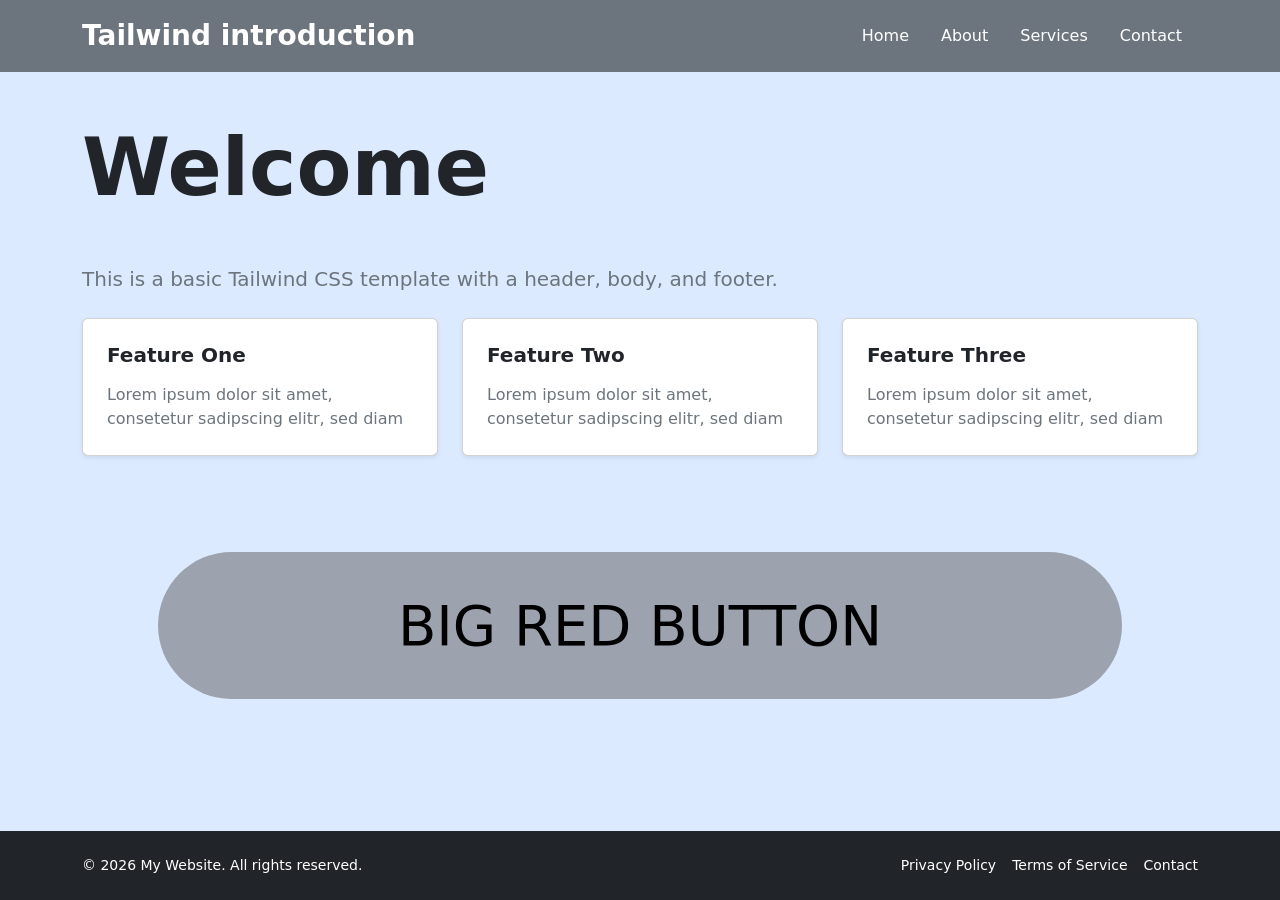
<file: 25.01.2026/index.html>
<!DOCTYPE html>
<html lang="en">
<head>
  <meta charset="UTF-8">
  <meta name="viewport" content="width=device-width, initial-scale=1.0">
  <title>Bootstrap</title>
  <link href="https://cdn.jsdelivr.net/npm/bootstrap@5.3.0/dist/css/bootstrap.min.css" rel="stylesheet">
  
  <style>
    /*hover effects*/
    .hover-blue-light:hover {
      color: #bfdbfe !important;
    }
    
    .hover-text-bold:hover {
      color: #000 !important;
      font-weight: bold !important;
    }
    
    .hover-orange:hover {
      background-color: #fb923c !important;
      transition: background-color 0.3s;
    }
    
    .big-button {
      background-color: #9ca3af;
      transition: background-color 0.3s;
    }
    
    .big-button:hover {
      background-color: #ef4444 !important;
      text-decoration: none;
    }
  </style>

</head>

<body class="d-flex flex-column min-vh-100">
  
  <!-- Header -->
  <header class="bg-secondary text-white shadow-lg">
    <div class="container py-3">
      <div class="d-flex justify-content-between align-items-center">
        <h1 class="h3 fw-bold mb-0">Tailwind introduction</h1>
        <nav>
          <ul class="nav">
            <li class="nav-item"><a href="#" class="nav-link text-white hover-blue-light">Home</a></li>
            <li class="nav-item"><a href="#" class="nav-link text-white hover-blue-light">About</a></li>
            <li class="nav-item"><a href="#" class="nav-link text-white hover-blue-light">Services</a></li>
            <li class="nav-item"><a href="#" class="nav-link text-white hover-blue-light">Contact</a></li>
          </ul>
        </nav>
      </div>
    </div>
  </header>

  <!-- Main Body -->
  <main class="flex-grow-1" style="background-color: #dbeafe;">
    <div class="container py-5">
      <h1 class="display-1 fw-bold text-dark mb-5">Welcome</h1>
      <p class="fs-5 text-secondary mb-4 hover-text-bold">
        This is a basic Tailwind CSS template with a header, body, and footer.
      </p>
      
      <div class="row g-4">
        <div class="col-12 col-md-4">
          <div class="card h-100 shadow-sm hover-orange">
            <div class="card-body p-4">
              <h3 class="card-title h5 fw-semibold text-dark mb-3">Feature One</h3>
              <p class="card-text text-secondary">Lorem ipsum dolor sit amet, consetetur sadipscing elitr, sed diam</p>
            </div>
          </div>
        </div>
        <div class="col-12 col-md-4">
          <div class="card h-100 shadow-sm hover-orange">
            <div class="card-body p-4">
              <h3 class="card-title h5 fw-semibold text-dark mb-3">Feature Two</h3>
              <p class="card-text text-secondary">Lorem ipsum dolor sit amet, consetetur sadipscing elitr, sed diam</p>
            </div>
          </div>
        </div>
        <div class="col-12 col-md-4">
          <div class="card h-100 shadow-sm hover-orange">
            <div class="card-body p-4">
              <h3 class="card-title h5 fw-semibold text-dark mb-3">Feature Three</h3>
              <p class="card-text text-secondary">Lorem ipsum dolor sit amet, consetetur sadipscing elitr, sed diam</p>
            </div>
          </div>
        </div>
      </div>

      <div class="mt-5 d-flex justify-content-center align-items-center">
        <a href="https://github.com/RobinTea/Lernperiode-13" class="display-4 big-button text-black text-decoration-none rounded-pill mt-5" style="padding: 2.5rem 15rem;">
          BIG RED BUTTON
        </a>
      </div>

    </div>
  </main>

  <!-- Footer -->
  <footer class="bg-dark text-white py-4 mt-auto">
    <div class="container">
      <div class="d-flex flex-column flex-md-row justify-content-between align-items-center">
        <p class="mb-3 mb-md-0 small">&copy; 2026 My Website. All rights reserved.</p>
        <div class="d-flex gap-3 mt-3 mt-md-0">
          <a href="#" class="text-white text-decoration-none small">Privacy Policy</a>
          <a href="#" class="text-white text-decoration-none small">Terms of Service</a>
          <a href="#" class="text-white text-decoration-none small">Contact</a>
        </div>
      </div>
    </div>
  </footer>

  <script src="https://cdn.jsdelivr.net/npm/bootstrap@5.3.0/dist/js/bootstrap.bundle.min.js"></script>
</body>
</html>
</file>
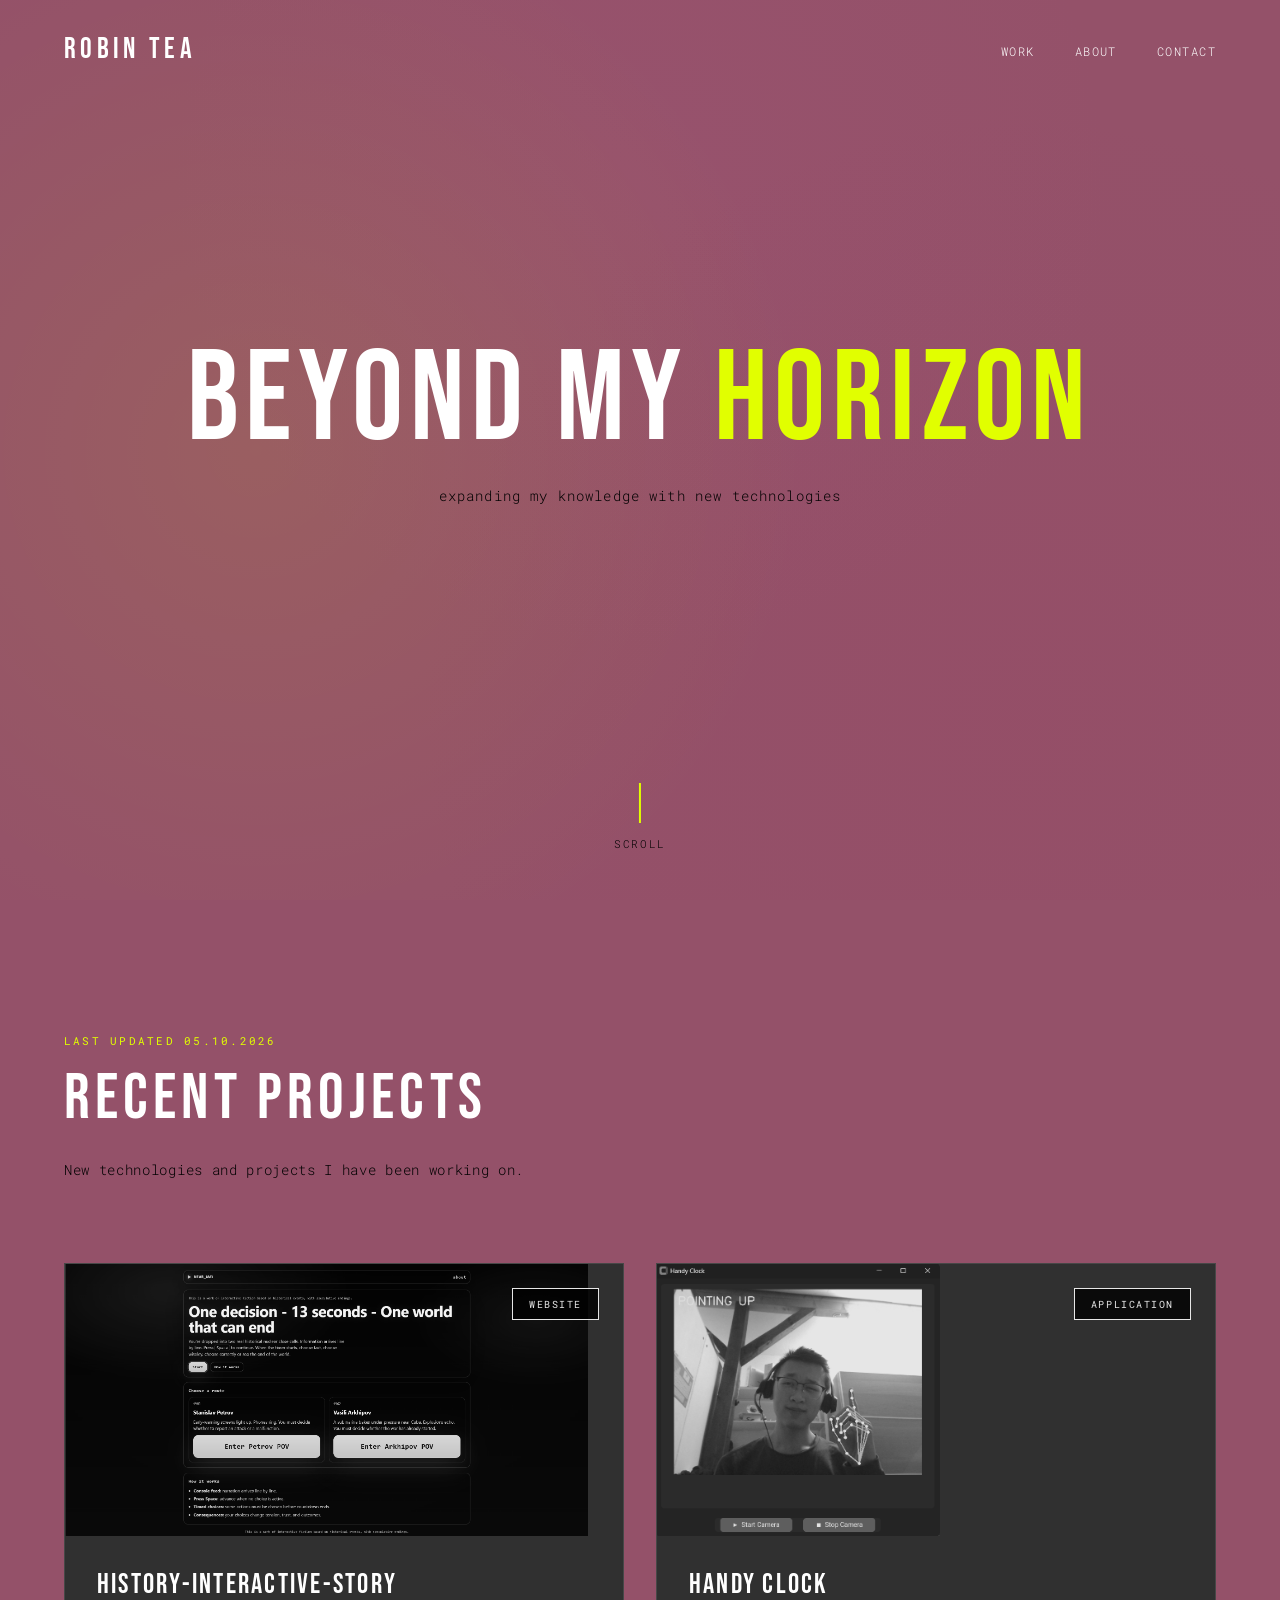
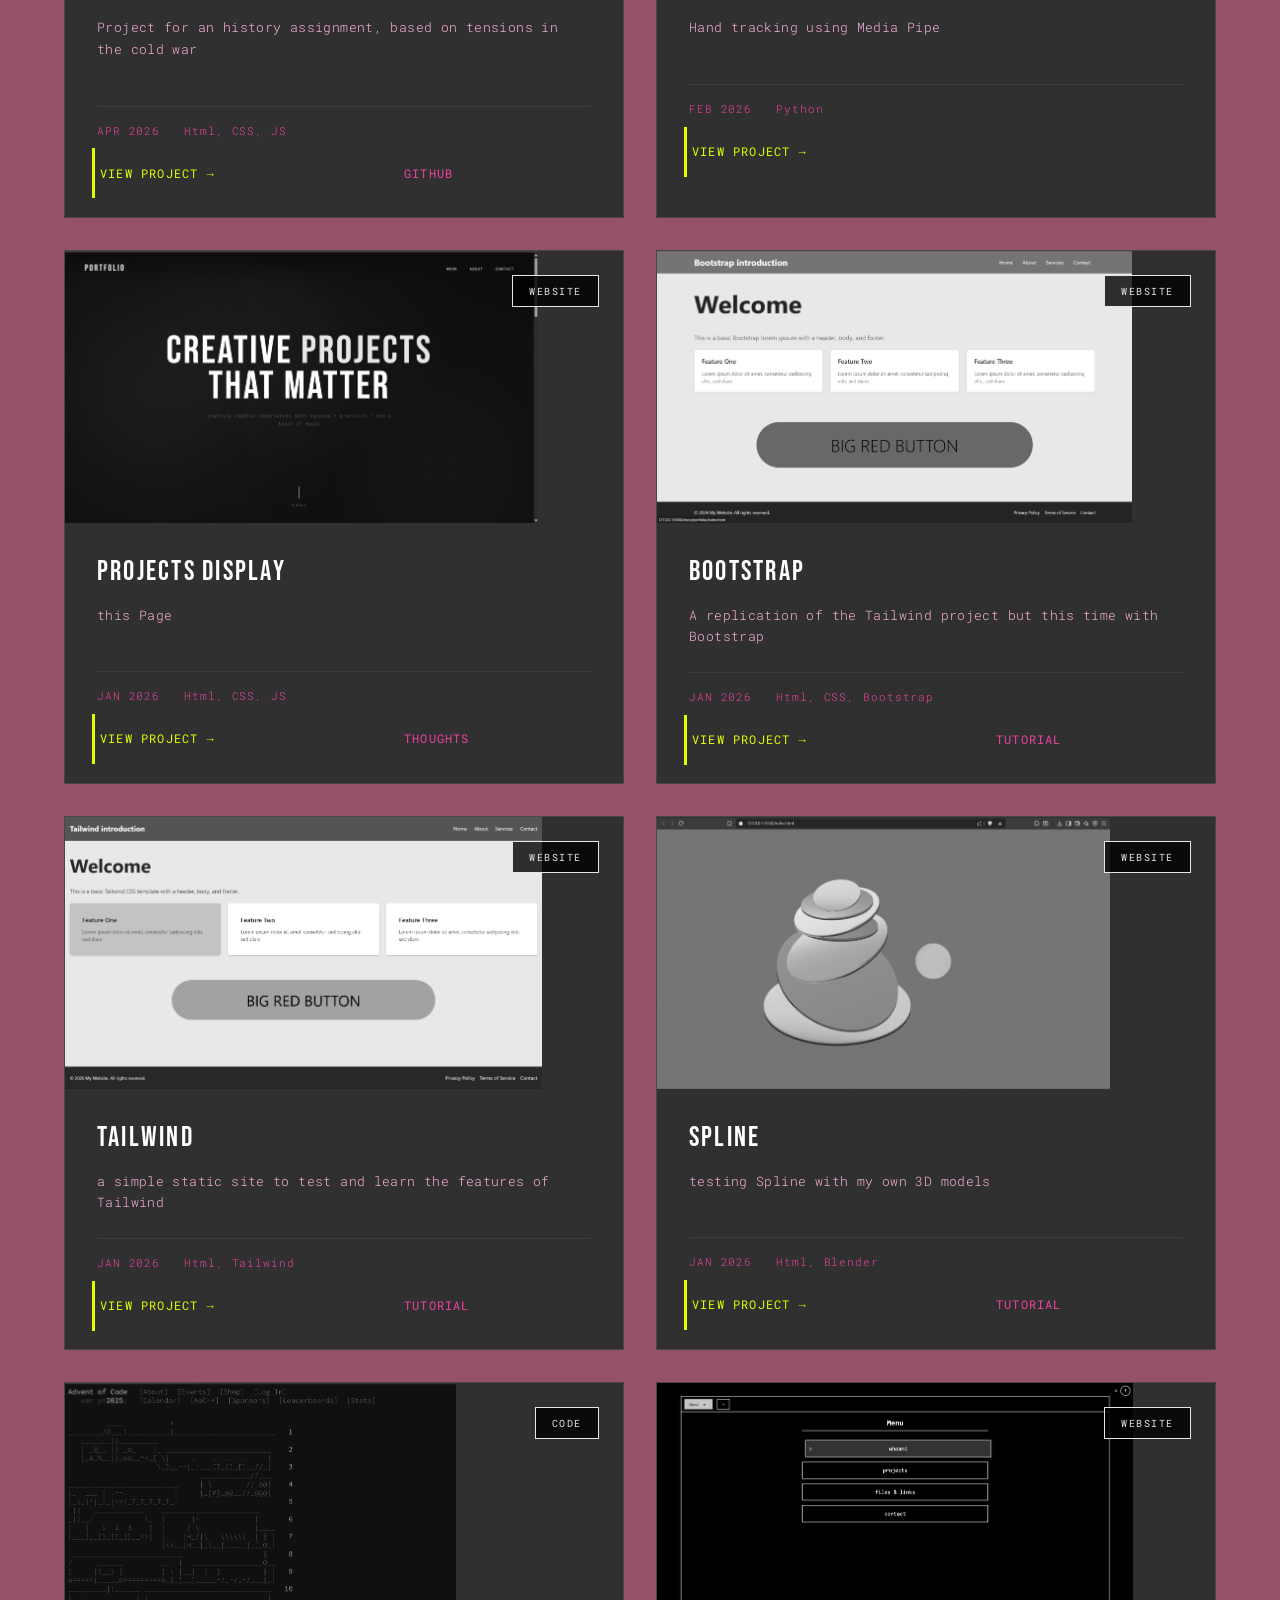
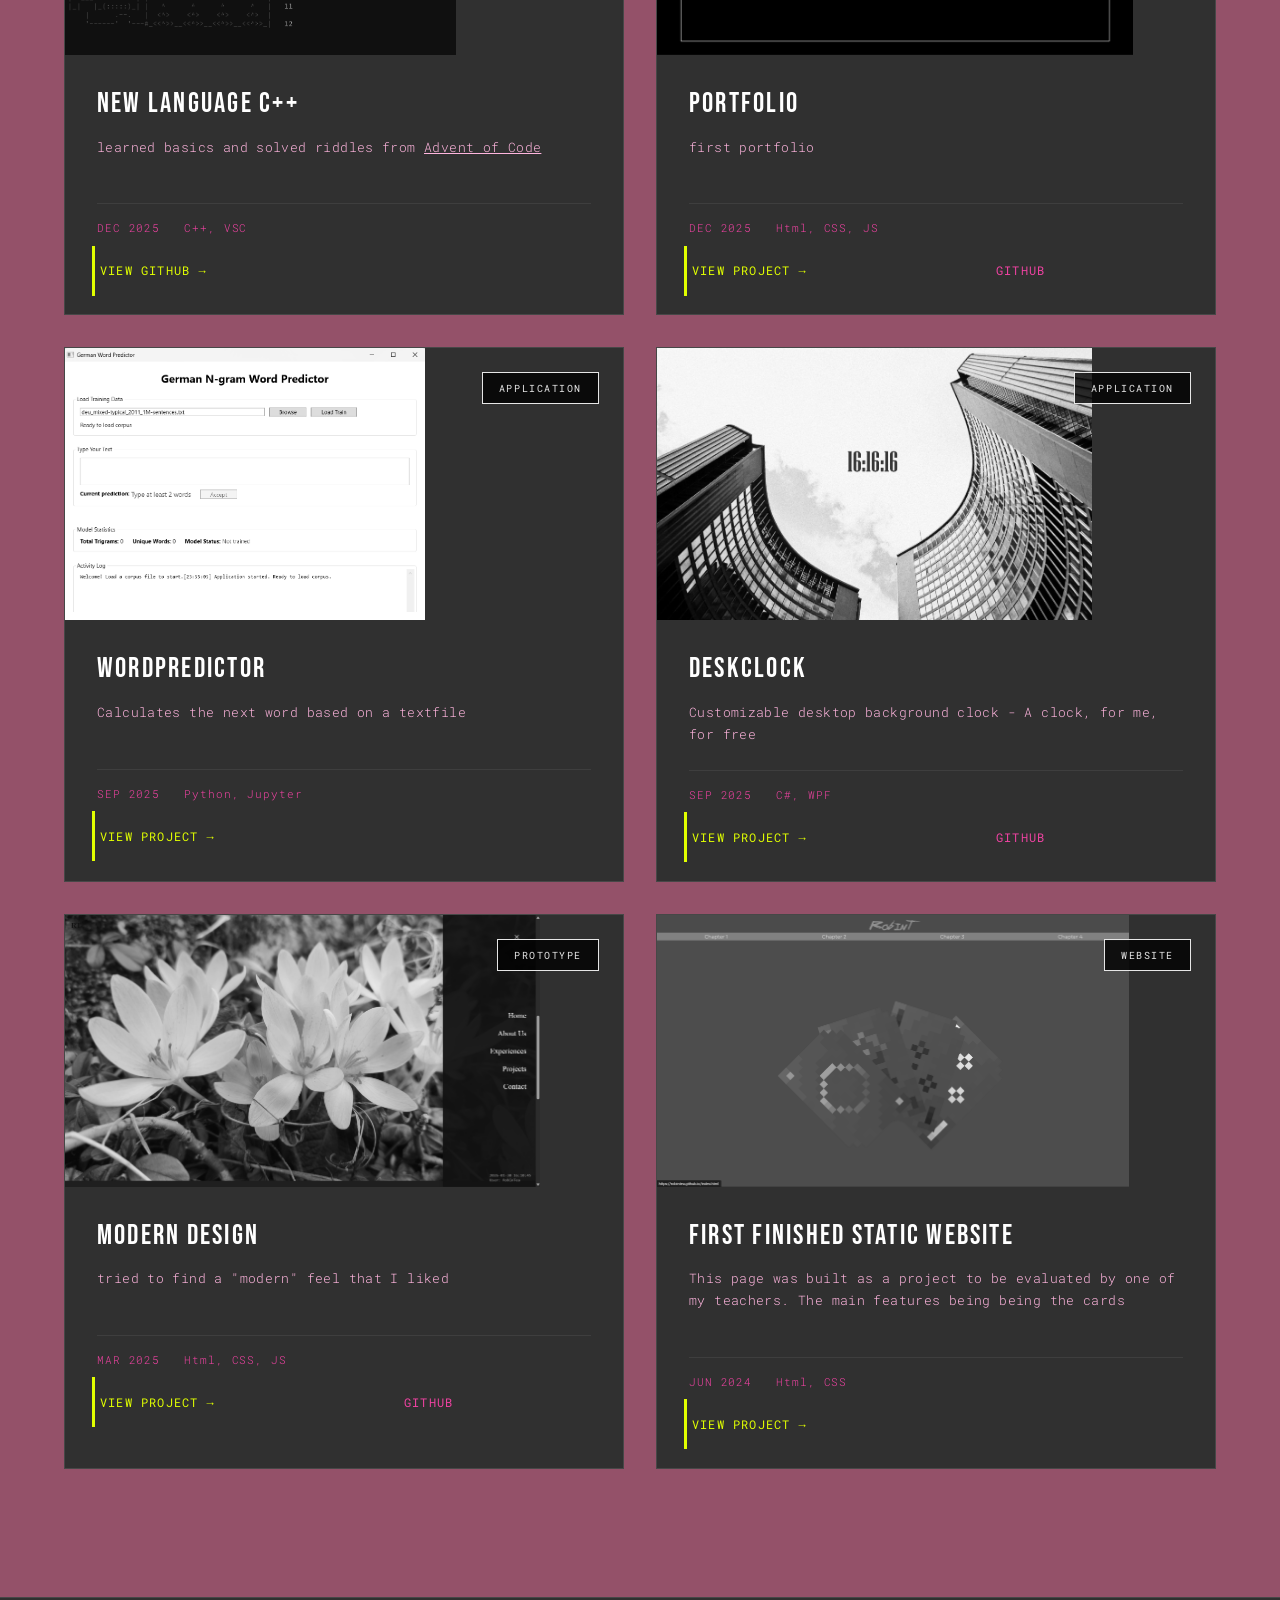
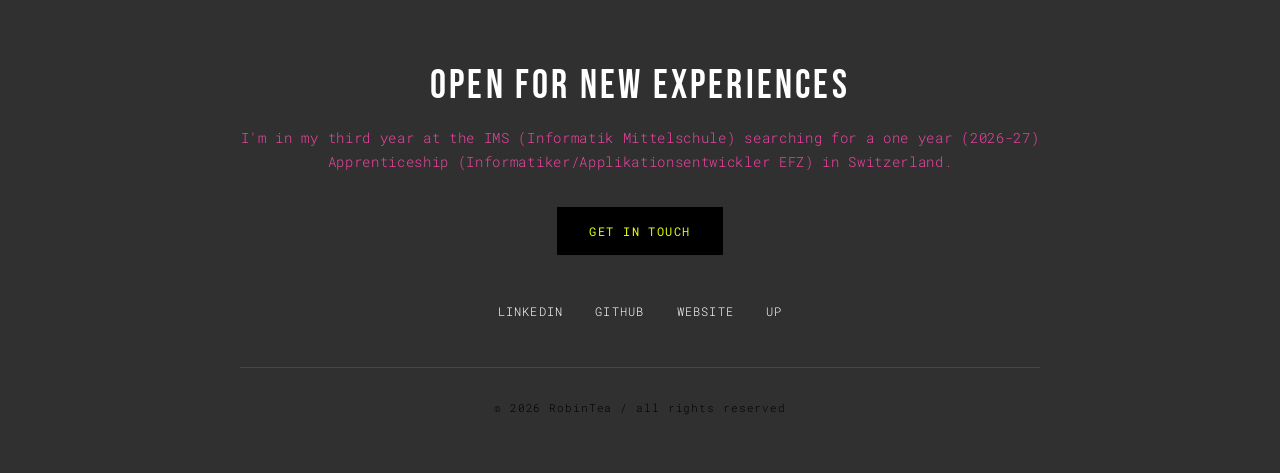
<file: docs/index.html>
<!DOCTYPE html>
<html lang="en">
<head>
    <meta charset="UTF-8">
    <meta name="viewport" content="width=device-width, initial-scale=1.0">
    <title>Projects RobinTea</title>
    <link rel="stylesheet" href="styles.css">
    <link href="https://fonts.googleapis.com/css2?family=Bebas+Neue&family=Roboto+Mono:wght@100;300;400;500&display=swap" rel="stylesheet">
</head>
<body>
    <!-- Navigation -->
    <nav>
        <div class="logo">Robin Tea</div>
        <ul class="nav-links">
            <li><a href="#work">Work</a></li>
            <li><a href="https://robintea.github.io/portfolio/" target="_blank">About</a></li>
            <li><a href="#contact">Contact</a></li>
        </ul>
    </nav>

    <!-- Hero Section -->
    <section class="hero" id="hero">
        <div class="hero-content">
            <h1>
                BEYOND MY <span class="accent-text">HORIZON</span><br>
            </h1>
            <p>expanding my knowledge with new technologies</p>
        </div>
        <div class="scroll-indicator">
            <span></span>
            <small>scroll</small>
        </div>
    </section>

    <!-- Projects Section -->
    <section class="projects-section" id="work">
        <div class="section-header">
            <span class="section-label">last updated 05.10.2026</span>
            <h2 class="section-title">RECENT PROJECTS</h2>
            <p class="section-description">New technologies and projects I have been working on.</p>
        </div>

        <div class="projects-grid">

            <div class="project-card">
                <div class="project-image">
                    <div class="project-tag">Website</div>
                    <img class="project-image" src="pic/NEARWW3.png">
                </div>
                <div class="project-content">
                    <h3 class="project-title">History-Interactive-Story</h3>
                    <p class="project-description">Project for an history assignment, based on tensions in the cold war</p>
                    <br>
                    <div class="project-meta">
                        <span>APR 2026</span>
                        <span>Html, CSS, JS</span>
                    </div>
                    <a href="https://robintea.github.io/History-Interactive-Story/" target="_blank" class="project-link">view project →</a>
                    <a href="https://github.com/RobinTea/History-Interactive-Story" target="_blank" class="tutorial-link">GitHub</a>
                </div>
            </div>

            <div class="project-card">
                <div class="project-image">
                    <div class="project-tag">Application</div>
                    <img class="project-image" src="pic/HandyClock.png">
                </div>
                <div class="project-content">
                    <h3 class="project-title">HANDY CLOCK</h3>
                    <p class="project-description">Hand tracking using Media Pipe</p>
                    <br>
                    <div class="project-meta">
                        <span>FEB 2026</span>
                        <span>Python</span>
                    </div>
                    <a href="https://github.com/RobinTea/HandyClock" target="_blank" class="project-link">view project →</a>
                </div>
            </div>

            <div class="project-card">
                <div class="project-image">
                    <div class="project-tag">Website</div>
                    <img class="project-image" src="pic/projects-display.png">
                </div>
                <div class="project-content">
                    <h3 class="project-title">Projects display</h3>
                    <p class="project-description">this Page</p>
                    <br>
                    <div class="project-meta">
                        <span>JAN 2026</span>
                        <span>Html, CSS, JS</span>
                    </div>
                    <a href="#hero" class="project-link">view project →</a>
                    <a href="#" target="_blank" class="tutorial-link">Thoughts</a>
                </div>
            </div>

            <div class="project-card">
                <div class="project-image">
                    <div class="project-tag">Website</div>
                    <img class="project-image" src="pic/bootstrap.png">
                </div>
                <div class="project-content">
                    <h3 class="project-title">Bootstrap</h3>
                    <p class="project-description">A replication of the Tailwind project but this time with Bootstrap</p>
                    <div class="project-meta">
                        <span>JAN 2026</span>
                        <span>Html, CSS, Bootstrap</span>
                    </div>
                    <a href="boot/index.html" target="_blank" class="project-link">view project →</a>
                    <a href="#" target="_blank" class="tutorial-link">Tutorial</a>
                </div>
            </div>

            <div class="project-card">
                <div class="project-image">
                    <div class="project-tag">Website</div>
                    <img class="project-image" src="pic/tailwind.png">
                </div>
                <div class="project-content">
                    <h3 class="project-title">Tailwind</h3>
                    <p class="project-description">a simple static site to test and learn the features of Tailwind</p>
                    <div class="project-meta">
                        <span>JAN 2026</span>
                        <span>Html, Tailwind</span>
                    </div>
                    <a href="tail/index.html" target="_blank" class="project-link">view project →</a>
                    <a href="#" target="_blank" class="tutorial-link">Tutorial</a>
                </div>
            </div>

            <div class="project-card">
                <div class="project-image">
                    <div class="project-tag">website</div>
                    <img class="project-image" src="pic/spline.png">
                </div>
                <div class="project-content">
                    <h3 class="project-title">Spline</h3>
                    <p class="project-description">testing Spline with my own 3D models</p>
                    <br>
                    <div class="project-meta">
                        <span>JAN 2026</span>
                        <span>Html, Blender</span>
                    </div>
                    <a href="spline/index.html" target="_blank" class="project-link">view project →</a>
                    <a href="#" target="_blank" class="tutorial-link">Tutorial</a>
                </div>
            </div>

            <div class="project-card">
                <div class="project-image">
                    <div class="project-tag">Code</div>
                    <img class="project-image" src="pic/aoc25.png">
                </div>
                <div class="project-content">
                    <h3 class="project-title">New Language C++</h3>
                    <p class="project-description">learned basics and solved riddles from <a href="https://adventofcode.com/" target="_blank">Advent of Code</a></p>
                    <br>
                    <div class="project-meta">
                        <span>DEC 2025</span>
                        <span>C++, VSC</span>
                    </div>
                    <a href="https://robintea.github.io/Lernperiode-9/" target="_blank" class="project-link">view GitHub →</a>
                </div>
            </div>

            <div class="project-card">
                <div class="project-image">
                    <div class="project-tag">Website</div>
                    <img class="project-image" src="pic/portfolio.png">
                </div>
                <div class="project-content">
                    <h3 class="project-title">Portfolio</h3>
                    <p class="project-description">first portfolio</p>
                    <br>
                    <div class="project-meta">
                        <span>DEC 2025</span>
                        <span>Html, CSS, JS</span>
                    </div>
                    <a href="https://robintea.github.io/portfolio/" target="_blank" class="project-link">view project →</a>
                    <a href="https://github.com/RobinTea/portfolio" target="_blank" class="tutorial-link">GitHub</a>
                </div>
            </div>

            <div class="project-card">
                <div class="project-image">
                    <div class="project-tag">Application</div>
                    <img class="project-image" src="pic/wordPredictor.png">
                </div>
                <div class="project-content">
                    <h3 class="project-title">WordPredictor</h3>
                    <p class="project-description">Calculates the next word based on a textfile</p>
                    <br>
                    <div class="project-meta">
                        <span>SEP 2025</span>
                        <span>Python, Jupyter</span>
                    </div>
                    <a href="https://github.com/RobinTea/Word_Predictor_AI/releases" target="_blank" class="project-link">view project →</a>

                </div>
            </div>

            <div class="project-card">
                <div class="project-image">
                    <div class="project-tag">Application</div>
                    <img class="project-image" src="pic/deskClock.png">
                </div>
                <div class="project-content">
                    <h3 class="project-title">DeskClock</h3>
                    <p class="project-description">Customizable desktop background clock - A clock, for me, for free</p>
                    <div class="project-meta">
                        <span>SEP 2025</span>
                        <span>C#, WPF</span>
                    </div>
                    <a href="https://github.com/RobinTea/DeskClock/releases" target="_blank" class="project-link">view project →</a>
                    <a href="https://github.com/RobinTea/DeskClock" target="_blank" class="tutorial-link">GitHub</a>
                </div>
            </div>

            <div class="project-card">
                <div class="project-image">
                    <div class="project-tag">Prototype</div>
                    <img class="project-image" src="pic/flower.png">
                </div>
                <div class="project-content">
                    <h3 class="project-title">Modern Design</h3>
                    <p class="project-description">tried to find a "modern" feel that I liked</p>
                    <br>
                    <div class="project-meta">
                        <span>MAR 2025</span>
                        <span>Html, CSS, JS</span>
                    </div>
                    <a href="https://robintea.github.io/Lernperiode-9/" target="_blank" class="project-link">view project →</a>
                    <a href="https://github.com/RobinTea/Lernperiode-9" target="_blank" class="tutorial-link">GitHub</a>
                </div>
            </div>

            <div class="project-card">
                <div class="project-image">
                    <div class="project-tag">Website</div>
                    <img class="project-image" src="pic/card-website.png">
                </div>
                <div class="project-content">
                    <h3 class="project-title">first finished static Website</h3>
                    <p class="project-description">This page was built as a project to be evaluated by one of my teachers. The main features being being the cards</p>
                    <br>
                    <div class="project-meta">
                        <span>JUN 2024</span>
                        <span>Html, CSS</span>
                    </div>
                    <a href="https://robintea.github.io" target="_blank" class="project-link">view project →</a>
                </div>
            </div>

        </div>
    </section>

    <!-- Footer -->
    <footer id="contact">
        <div class="footer-content">
            <h2 class="footer-title">open for new experiences</h2>
            <p class="footer-description">I'm in my third year at the IMS (Informatik Mittelschule) searching for a one year (2026-27) Apprenticeship (Informatiker/Applikationsentwickler EFZ) in Switzerland.</p>
            <a class="cta-button" onclick=" window.location.href='mailto:robin.taing@hotmail.com' ">get in touch</a>
            
            <div class="social-links">
                <a href="https://ch.linkedin.com/in/robin-taing-7a8b56353" target="_blank">linkedin</a>
                <a href="https://github.com/RobinTea" target="_blank">github</a>
                <a href="https://robintea.github.io/portfolio/" target="_blank">website</a>
                <a href="#hero">up</a>
            </div>

            <div class="copyright">
                © 2026 RobinTea / all rights reserved
            </div>
        </div>
    </footer>

    <script src="script.js"></script>
</body>
</html>
</file>
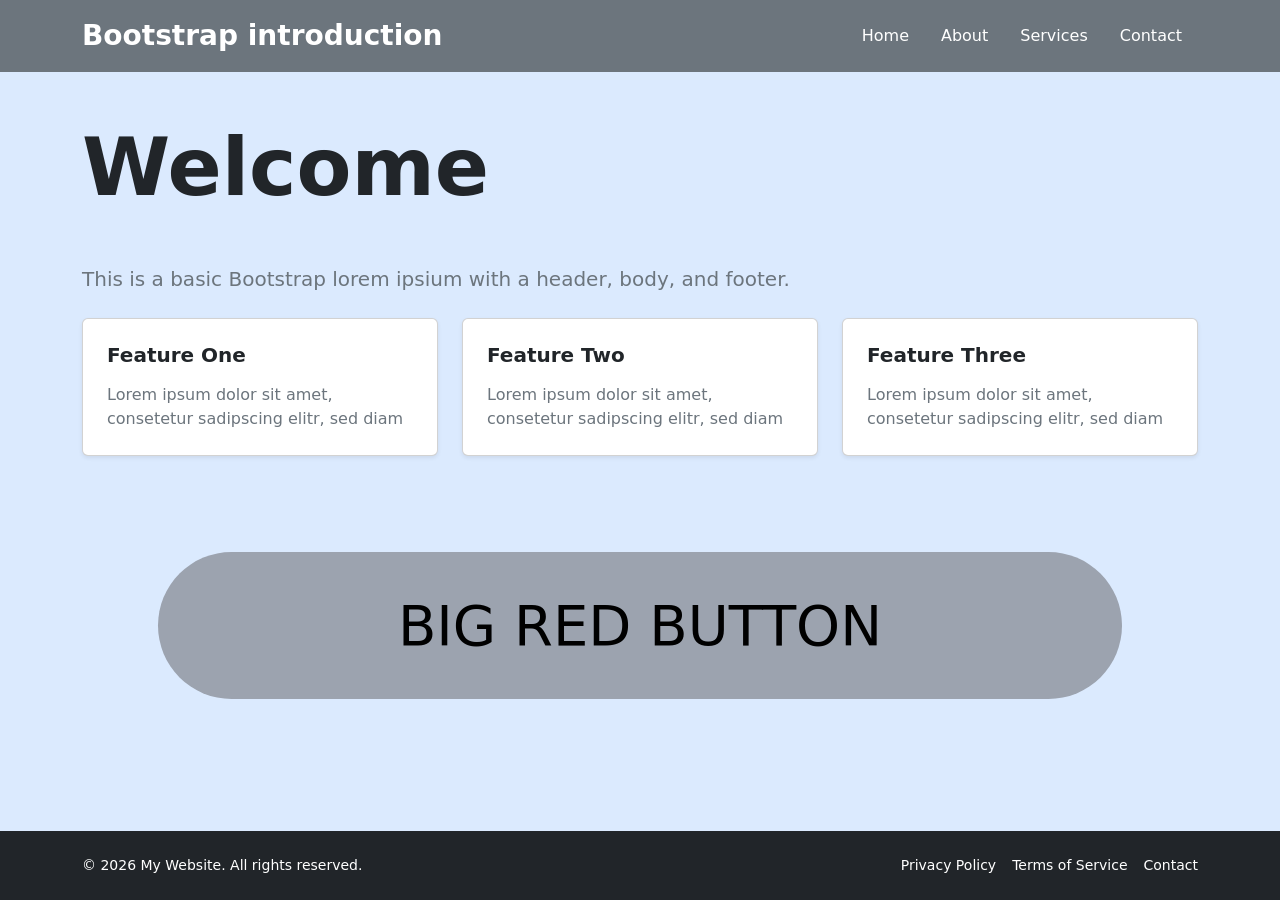
<file: docs/boot/index.html>
<!DOCTYPE html>
<html lang="en">
<head>
  <meta charset="UTF-8">
  <meta name="viewport" content="width=device-width, initial-scale=1.0">
  <title>Bootstrap</title>
  <link href="https://cdn.jsdelivr.net/npm/bootstrap@5.3.0/dist/css/bootstrap.min.css" rel="stylesheet">
  
  <style>
    /*hover effects*/
    .hover-blue-light:hover {
      color: #bfdbfe !important;
    }
    
    .hover-text-bold:hover {
      color: #000 !important;
      font-weight: bold !important;
    }
    
    .hover-orange:hover {
      background-color: #fb923c !important;
      transition: background-color 0.3s;
    }
    
    .big-button {
      background-color: #9ca3af;
      transition: background-color 0.3s;
    }
    
    .big-button:hover {
      background-color: #ef4444 !important;
      text-decoration: none;
    }
  </style>

</head>

<body class="d-flex flex-column min-vh-100">
  
  <!-- Header -->
  <header class="bg-secondary text-white shadow-lg">
    <div class="container py-3">
      <div class="d-flex justify-content-between align-items-center">
        <h1 class="h3 fw-bold mb-0">Bootstrap introduction</h1>
        <nav>
          <ul class="nav">
            <li class="nav-item"><a href="../index.html" class="nav-link text-white hover-blue-light">Home</a></li>
            <li class="nav-item"><a href="#" class="nav-link text-white hover-blue-light">About</a></li>
            <li class="nav-item"><a href="#" class="nav-link text-white hover-blue-light">Services</a></li>
            <li class="nav-item"><a href="#" class="nav-link text-white hover-blue-light">Contact</a></li>
          </ul>
        </nav>
      </div>
    </div>
  </header>

  <!-- Main Body -->
  <main class="flex-grow-1" style="background-color: #dbeafe;">
    <div class="container py-5">
      <h1 class="display-1 fw-bold text-dark mb-5">Welcome</h1>
      <p class="fs-5 text-secondary mb-4 hover-text-bold">
        This is a basic Bootstrap lorem ipsium with a header, body, and footer.
      </p>
      
      <div class="row g-4">
        <div class="col-12 col-md-4">
          <div class="card h-100 shadow-sm hover-orange">
            <div class="card-body p-4">
              <h3 class="card-title h5 fw-semibold text-dark mb-3">Feature One</h3>
              <p class="card-text text-secondary">Lorem ipsum dolor sit amet, consetetur sadipscing elitr, sed diam</p>
            </div>
          </div>
        </div>
        <div class="col-12 col-md-4">
          <div class="card h-100 shadow-sm hover-orange">
            <div class="card-body p-4">
              <h3 class="card-title h5 fw-semibold text-dark mb-3">Feature Two</h3>
              <p class="card-text text-secondary">Lorem ipsum dolor sit amet, consetetur sadipscing elitr, sed diam</p>
            </div>
          </div>
        </div>
        <div class="col-12 col-md-4">
          <div class="card h-100 shadow-sm hover-orange">
            <div class="card-body p-4">
              <h3 class="card-title h5 fw-semibold text-dark mb-3">Feature Three</h3>
              <p class="card-text text-secondary">Lorem ipsum dolor sit amet, consetetur sadipscing elitr, sed diam</p>
            </div>
          </div>
        </div>
      </div>

      <div class="mt-5 d-flex justify-content-center align-items-center">
        <a href="../index.html" class="display-4 big-button text-black text-decoration-none rounded-pill mt-5" style="padding: 2.5rem 15rem;">
          BIG RED BUTTON
        </a>
      </div>

    </div>
  </main>

  <!-- Footer -->
  <footer class="bg-dark text-white py-4 mt-auto">
    <div class="container">
      <div class="d-flex flex-column flex-md-row justify-content-between align-items-center">
        <p class="mb-3 mb-md-0 small">&copy; 2026 My Website. All rights reserved.</p>
        <div class="d-flex gap-3 mt-3 mt-md-0">
          <a href="#" class="text-white text-decoration-none small">Privacy Policy</a>
          <a href="#" class="text-white text-decoration-none small">Terms of Service</a>
          <a href="#" class="text-white text-decoration-none small">Contact</a>
        </div>
      </div>
    </div>
  </footer>

  <script src="https://cdn.jsdelivr.net/npm/bootstrap@5.3.0/dist/js/bootstrap.bundle.min.js"></script>
</body>
</html>
</file>
<file: docs/styles.css>
:root {
    /*--primary: #0033ff;*/
    --accent: #E1FF00;
    --primary-text: #ffffff;
    --purple: #BD5E97;
    --text: #000000;
    --bg: #945169;
    --card-text: #ffb5de;
    --card-bg: #303030;
    --tech-text: #f143a3;
}

* {
    margin: 0;
    padding: 0;
    box-sizing: border-box;
}

body {
    font-family: 'Roboto Mono', monospace;
    font-weight: 300;
    background: var(--bg);
    color: var(--text);
    overflow-x: hidden;
}

/* Hero Section */
.hero {
    height: 100vh;
    display: flex;
    align-items: center;
    justify-content: center;
    position: relative;
    overflow: hidden;
}

.hero::before {
    content: '';
    position: absolute;
    top: 0;
    left: 0;
    right: 0;
    bottom: 0;
    background: 
        radial-gradient(circle at 20% 50%, rgba(225, 255, 0, 0.08) 0%, transparent 50%),
        radial-gradient(circle at 80% 80%, rgba(151, 61, 92, 0.12) 0%, transparent 50%),
        radial-gradient(circle at 50% 20%, rgba(189, 94, 151, 0.08) 0%, transparent 50%);
    animation: pulse 15s ease-in-out infinite;
}

@keyframes pulse {
    0%, 100% { opacity: 1; }
    50% { opacity: 0.6; }
}

.hero-content {
    text-align: center;
    position: relative;
    z-index: 1;
    animation: fadeInUp 1.2s ease-out;
}

@keyframes fadeInUp {
    from {
        opacity: 0;
        transform: translateY(40px);
    }
    to {
        opacity: 1;
        transform: translateY(0);
    }
}

.hero h1 {
    font-family: 'Bebas Neue', sans-serif;
    font-size: clamp(3rem, 10vw, 8rem);
    font-weight: 400;
    line-height: 0.9;
    margin-bottom: 1.5rem;
    letter-spacing: 0.05em;
    color: var(--primary-text);
}

.hero .accent-text {
    color: var(--accent);
    display: inline-block;
    animation: slideIn 1.2s ease-out 0.3s both;
}

@keyframes slideIn {
    from {
        opacity: 0;
        transform: translateX(-30px);
    }
    to {
        opacity: 1;
        transform: translateX(0);
    }
}

.hero p {
    font-size: 0.9rem;
    font-weight: 300;
    color: var(--text);
    max-width: 600px;
    margin: 0 auto 3rem;
    animation: fadeInUp 1.2s ease-out 0.4s both;
    letter-spacing: 0.08em;
    line-height: 1.8;
}

.scroll-indicator {
    position: absolute;
    bottom: 3rem;
    left: 50%;
    transform: translateX(-50%);
    animation: bounce 2s infinite;
}

@keyframes bounce {
    0%, 20%, 50%, 80%, 100% { transform: translateX(-50%) translateY(0); }
    40% { transform: translateX(-50%) translateY(-10px); }
    60% { transform: translateX(-50%) translateY(-5px); }
}

.scroll-indicator span {
    display: block;
    width: 2px;
    height: 40px;
    background: var(--accent);
    margin: 0 auto 0.5rem;
}

.scroll-indicator small {
    font-size: 0.7rem;
    letter-spacing: 0.15em;
    text-transform: uppercase;
    color: var(--text);
}

/* Navigation */
nav {
    position: fixed;
    top: 0;
    left: 0;
    right: 0;
    padding: 2rem 4rem;
    display: flex;
    justify-content: space-between;
    align-items: center;
    z-index: 1000;
    /*background: linear-gradient(to bottom, var(--dark-bg) 0%, transparent 100%);
    animation: fadeIn 1s ease-out;*/
}

@keyframes fadeIn {
    from { opacity: 0; }
    to { opacity: 1; }
}

.logo {
    font-family: 'Bebas Neue', sans-serif;
    font-size: 1.8rem;
    font-weight: 400;
    letter-spacing: 0.15em;
    color: var(--primary-text);
}

.nav-links {
    display: flex;
    gap: 2.5rem;
    list-style: none;
}

.nav-links a {
    color: var(--primary-text);
    text-decoration: none;
    font-weight: 300;
    font-size: 0.75rem;
    letter-spacing: 0.12em;
    position: relative;
    transition: color 0.3s ease;
    text-transform: uppercase;
}

.nav-links a::after {
    content: '';
    position: absolute;
    bottom: -4px;
    left: 0;
    width: 0;
    height: 1px;
    background: var(--accent);
    transition: width 0.3s ease;
}

.nav-links a:hover {
    color: var(--accent);
}

.nav-links a:hover::after {
    width: 100%;
}

/* Projects Grid */
.projects-section {
    padding: 8rem 4rem;
    max-width: 1600px;
    margin: 0 auto;
}

.section-header {
    margin-bottom: 5rem;
    animation: fadeInUp 1s ease-out;
}

.section-label {
    font-size: 0.7rem;
    letter-spacing: 0.2em;
    text-transform: uppercase;
    color: var(--accent);
    font-weight: 400;
    margin-bottom: 1rem;
    display: inline-block;
}

.section-title {
    font-family: 'Bebas Neue', sans-serif;
    font-size: clamp(2.5rem, 5vw, 4rem);
    font-weight: 400;
    line-height: 1.1;
    margin-bottom: 1.5rem;
    letter-spacing: 0.08em;
    color: var(--primary-text);
}

.section-description {
    font-size: 0.85rem;
    font-weight: 300;
    color: var(--card);
    max-width: 600px;
    line-height: 1.8;
    letter-spacing: 0.05em;
}

.projects-grid {
    display: grid;
    grid-template-columns: repeat(auto-fit, minmax(400px, 1fr));
    gap: 2rem;
    margin-top: 4rem;
}

.project-card {
    background: var(--card-bg);
    border: 1px solid rgba(122, 122, 122, 0.3);
    border-radius: 0;
    overflow: hidden;
    transition: transform 0.4s ease, border-color 0.4s ease;
    cursor: pointer;
    position: relative;
    animation: fadeInUp 0.8s ease-out both;
}

.project-card:nth-child(1) { animation-delay: 0.1s; }
.project-card:nth-child(2) { animation-delay: 0.2s; }
.project-card:nth-child(3) { animation-delay: 0.3s; }
.project-card:nth-child(4) { animation-delay: 0.4s; }
.project-card:nth-child(5) { animation-delay: 0.5s; }
.project-card:nth-child(6) { animation-delay: 0.6s; }

.project-card:hover {
    transform: translateY(-8px);
    border-color: var(--accent);
}

.project-card:hover .project-image{
    filter: grayscale(0%);
}

.project-image {
    height: 17rem;
    /*background: linear-gradient(135deg, var(--primary-text) 0%, var(--purple) 100%);*/
    position: relative;
    overflow: hidden;
    filter: grayscale(100%);
    transition: filter 0.3s;
}


/*
.project-card:nth-child(2n) .project-image {
    background: linear-gradient(135deg, var(--purple) 0%, var(--accent) 100%);
}

.project-card:nth-child(3n) .project-image {
    background: linear-gradient(135deg, var(--accent) 0%, var(--primary-text) 100%);
}

.project-card:nth-child(4n) .project-image {
    background: linear-gradient(135deg, var(--primary-text) 0%, #1a1a1a 100%);
}

.project-card:nth-child(5n) .project-image {
    background: linear-gradient(135deg, var(--purple) 0%, var(--text) 100%);
}

.project-card:nth-child(6n) .project-image {
    background: linear-gradient(135deg, #1a1a1a 0%, var(--purple) 100%);
}
*/

.project-image::before {
    content: '';
    position: absolute;
    top: 0;
    left: 0;
    right: 0;
    bottom: 0;
    background: rgba(0, 0, 0, 0.3);
    opacity: 0;
    transition: opacity 0.4s ease;
}

.project-card:hover .project-image::before {
    opacity: 1;
}

.project-tag {
    position: absolute;
    top: 1.5rem;
    right: 1.5rem;
    background: rgba(0, 0, 0, 0.8);
    border: 1px solid var(--accent);
    color: var(--accent);
    padding: 0.5rem 1rem;
    font-size: 0.65rem;
    font-weight: 400;
    letter-spacing: 0.15em;
    text-transform: uppercase;
    z-index: 1;
    border-radius: 0;
}

.project-content {
    padding: 2rem;
}

.project-title {
    font-family: 'Bebas Neue', sans-serif;
    font-size: 1.75rem;
    font-weight: 400;
    margin-bottom: 1rem;
    line-height: 1.2;
    letter-spacing: 0.08em;
    color: var(--primary-text);
}

.project-description {
    color: var(--card-text);
    font-size: 0.8rem;
    font-weight: 300;
    line-height: 1.7;
    margin-bottom: 1.5rem;
    letter-spacing: 0.03em;
    text-decoration: none;
}

.project-description a{
    text-decoration: underline;
    color: var(--card-text);
}

.project-meta {
    display: flex;
    gap: 1.5rem;
    font-size: 0.7rem;
    color: var(--tech-text);
    border-top: 1px solid rgba(122, 122, 122, 0.2);
    padding-top: 1rem;
    letter-spacing: 0.08em;
}

.project-meta span {
    display: flex;
    align-items: center;
    gap: 0.5rem;
}

.project-link {
    padding: 3px;
    margin-top: 1.5rem;
    display: inline-flex;
    align-items: center;
    gap: 0.5rem;
    color: var(--accent);
    font-weight: 400;
    font-size: 0.75rem;
    text-decoration: none;
    letter-spacing: 0.1em;
    text-transform: uppercase;
    transition: gap 0.3s ease;
    position: relative;
}

.project-link::after {
    content: '';
    position:absolute;
    bottom: 3spx;
    left: -5px;
    width: 3px;
    height: 50px;
    /*text-decoration: underline ;*/
    background: var(--accent);
    transition: width 0.5s ease-in;
    z-index: -1;
}

.project-link:hover::after {
    width: 320%;
    background: var(--tech-text);
}

.project-link:hover {
    color: var(--text);
}

.tutorial-link {
    margin-top: 1.5rem;
    margin-left: 11rem;
    align-items: right;
    color: var(--tech-text);
    font-weight: 400;
    font-size: 0.75rem;
    text-decoration: none;
    letter-spacing: 0.1em;
    text-transform: uppercase;
}

.tutorial-link:hover {
    color: var(--accent);
    text-decoration: underline;
}

/* Featured Project */
.featured-project {
    background: var(--card-bg);
    border: 1px solid rgba(122, 122, 122, 0.3);
    color: white;
    overflow: hidden;
    margin: 6rem 0;
    display: grid;
    grid-template-columns: 1fr 1fr;
    min-height: 600px;
    animation: fadeInUp 1s ease-out;
}

.featured-content {
    padding: 4rem;
    display: flex;
    flex-direction: column;
    justify-content: center;
}

.featured-label {
    color: var(--accent);
    font-size: 0.7rem;
    letter-spacing: 0.2em;
    text-transform: uppercase;
    font-weight: 400;
    margin-bottom: 2rem;
}

.featured-title {
    font-family: 'Bebas Neue', sans-serif;
    font-size: 3rem;
    font-weight: 400;
    line-height: 1.1;
    margin-bottom: 1.5rem;
    letter-spacing: 0.08em;
    color: var(--primary-text);
}

.featured-description {
    font-size: 0.85rem;
    font-weight: 300;
    line-height: 1.8;
    color: var(--text);
    margin-bottom: 2rem;
    letter-spacing: 0.05em;
}

.featured-stats {
    display: grid;
    grid-template-columns: repeat(3, 1fr);
    gap: 2rem;
    margin: 3rem 0;
}

.stat {
    border-left: 2px solid var(--accent);
    padding-left: 1rem;
}

.stat-value {
    font-family: 'Bebas Neue', sans-serif;
    font-size: 2.5rem;
    font-weight: 400;
    color: var(--primary-text);
    margin-bottom: 0.5rem;
    letter-spacing: 0.05em;
}

.stat-label {
    font-size: 0.65rem;
    color: var(--text);
    text-transform: uppercase;
    letter-spacing: 0.15em;
}

.featured-image {
    background: linear-gradient(135deg, var(--primary-text) 0%, var(--purple) 50%, var(--accent) 100%);
    position: relative;
}

.cta-button {
    display: inline-flex;
    align-items: center;
    gap: 0.75rem;
    background: var(--text);
    color: var(--accent);
    padding: 1rem 2rem;
    border: none;
    border-radius: 0;
    font-family: 'Roboto Mono', monospace;
    font-size: 0.75rem;
    font-weight: 400;
    letter-spacing: 0.12em;
    text-transform: uppercase;
    cursor: pointer;
    transition: all 0.3s ease;
    text-decoration: none;
    align-self: flex-start;
}

.cta-button:hover {
    background: var(--accent);
    color: var(--text);
}

/* Footer */
footer {
    background: var(--card-bg);
    color: white;
    padding: 4rem;
    text-align: center;
    border-top: 1px solid rgba(122, 122, 122, 0.3);
}

.footer-content {
    max-width: 800px;
    margin: 0 auto;
}

.footer-title {
    font-family: 'Bebas Neue', sans-serif;
    font-size: 2.5rem;
    font-weight: 400;
    margin-bottom: 1rem;
    letter-spacing: 0.08em;
    color: var(--primary-text);
}

.footer-description {
    color: var(--tech-text);
    margin-bottom: 2rem;
    font-size: 0.85rem;
    font-weight: 300;
    letter-spacing: 0.05em;
    line-height: 1.8;
}

.social-links {
    display: flex;
    justify-content: center;
    gap: 2rem;
    margin: 3rem 0;
    color: var(--text);
}

.social-links a {
    color: var(--primary-text);
    text-decoration: none;
    font-weight: 300;
    font-size: 0.75rem;
    letter-spacing: 0.1em;
    text-transform: uppercase;
    transition: color 1.3s ease;
}

.social-links a:hover {
    color: var(--accent);
    text-decoration: underline;
}

.copyright {
    margin-top: 3rem;
    padding-top: 2rem;
    border-top: 1px solid rgba(122, 122, 122, 0.3);
    color: var(--text);
    font-size: 0.7rem;
    letter-spacing: 0.08em;
}

/* Responsive */
@media (max-width: 1024px) {
    .projects-grid {
        grid-template-columns: 1fr;
    }

    .featured-project {
        grid-template-columns: 1fr;
    }

    .featured-image {
        min-height: 400px;
    }

    nav {
        padding: 1.5rem 2rem;
    }

    .projects-section {
        padding: 4rem 2rem;
    }
}

@media (max-width: 768px) {
    .nav-links {
        display: none;
    }

    .hero h1 {
        font-size: 3rem;
    }

    .section-title {
        font-size: 2rem;
    }

    .featured-stats {
        grid-template-columns: 1fr;
    }

    .featured-content {
        padding: 2rem;
    }

    .featured-title {
        font-size: 2rem;
    }
}
</file>
